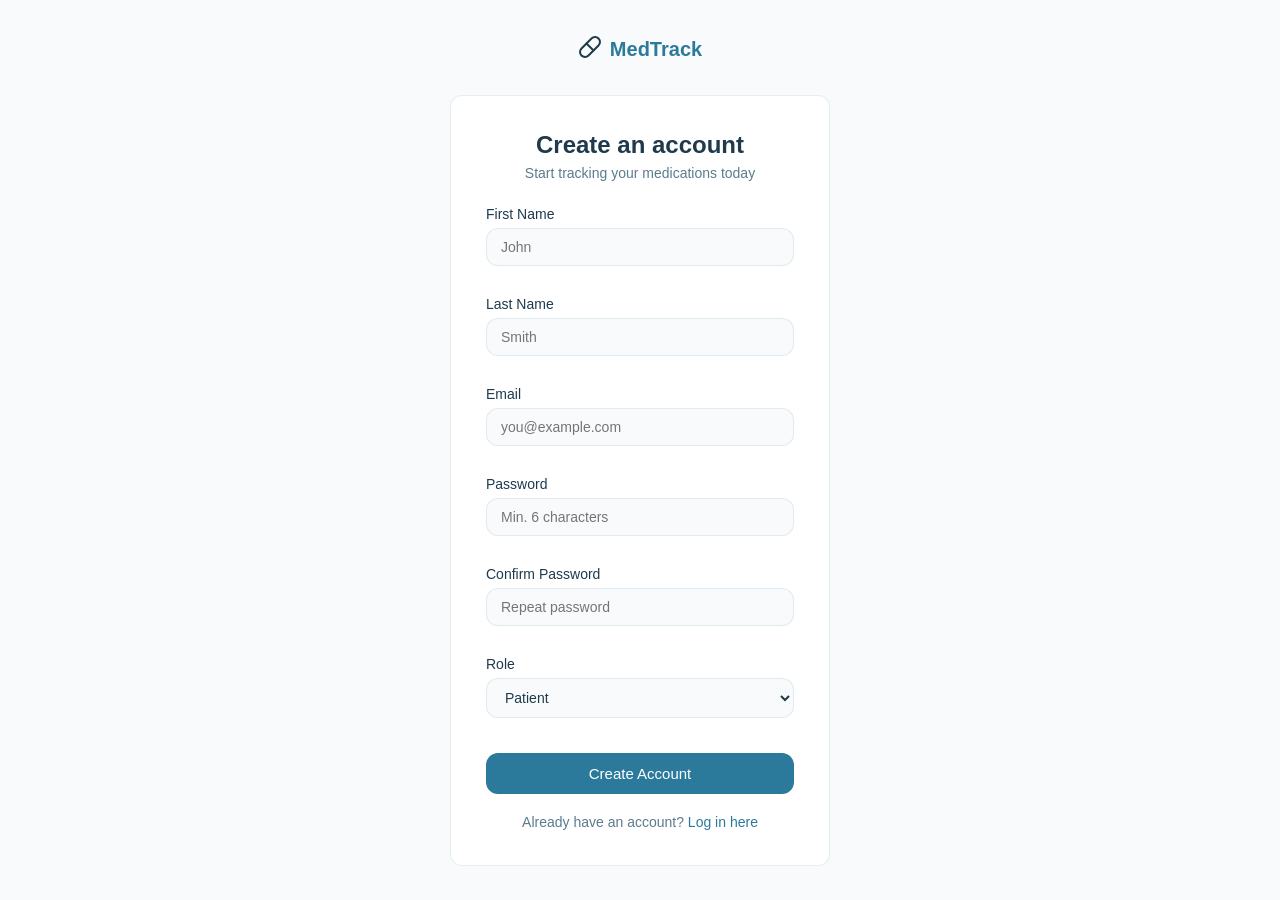
<file: register.html>
<!DOCTYPE html>
  <html lang="en">
  <head>
      <meta charset="UTF-8">
      <meta name="viewport" content="width=device-width, initial-scale=1.0">
      <title>MedTrack - Register</title>
      <link rel="stylesheet" href="css/styles.css">
  </head>
  <body class="auth-body">

      <div class="auth-container">

          <!-- Logo -->
          <div class="auth-logo">
              <span class="logo-icon"><svg xmlns="http://www.w3.org/2000/svg" width="24" height="24" viewBox="0 0 24   24" fill="none" stroke="currentColor" stroke-width="2" stroke-linecap="round"                         stroke-linejoin="round"><path d="m10.5 20.5 10-10a4.95 4.95 0 1 0-7-7l-10 10a4.95 4.95 0 1 0 7         7Z"/><path d="m8.5 8.5 7 7"/></svg></span>
              <span class="logo-text">MedTrack</span>
          </div>

          <!-- Card -->
          <div class="auth-card">
              <h1 class="auth-title">Create an account</h1>
              <p class="auth-subtitle">Start tracking your medications today</p>

              <form id="register-form" class="auth-form">
                  <div class="form-group">
                      <label class="form-label">First Name</label>
                      <input type="text" id="reg-name" class="form-input" placeholder="John" required>
                  </div>
                  <div class="form-group">
                      <label class="form-label">Last Name</label>
                      <input type="text" id="reg-surname" class="form-input" placeholder="Smith" required>
                  </div>
                  <div class="form-group">
                      <label class="form-label">Email</label>
                      <input type="email" id="reg-email" class="form-input" placeholder="you@example.com" required>
                  </div>
                  <div class="form-group">
                      <label class="form-label">Password</label>
                      <input type="password" id="reg-password" class="form-input" placeholder="Min. 6 characters" required>
                  </div>
                  <div class="form-group">
                      <label class="form-label">Confirm Password</label>
                      <input type="password" id="reg-confirm" class="form-input" placeholder="Repeat password" required>
                  </div>
                  <div class="form-group">
                      <label class="form-label">Role</label>
                      <select id="reg-role" class="form-input">
                          <option value="patient">Patient</option>
                          <option value="doctor">Doctor</option>
                      </select>
                  </div>
                  <p id="reg-error" class="auth-error hidden"></p>
                  <button type="submit" class="btn-auth">Create Account</button>
              </form>

              <p class="auth-switch">Already have an account? <a href="login.html" class="auth-link">Log in here</a></p>
          </div>

      </div>

      <script src="js/auth.js"></script>
  </body>
  </html>
</file>
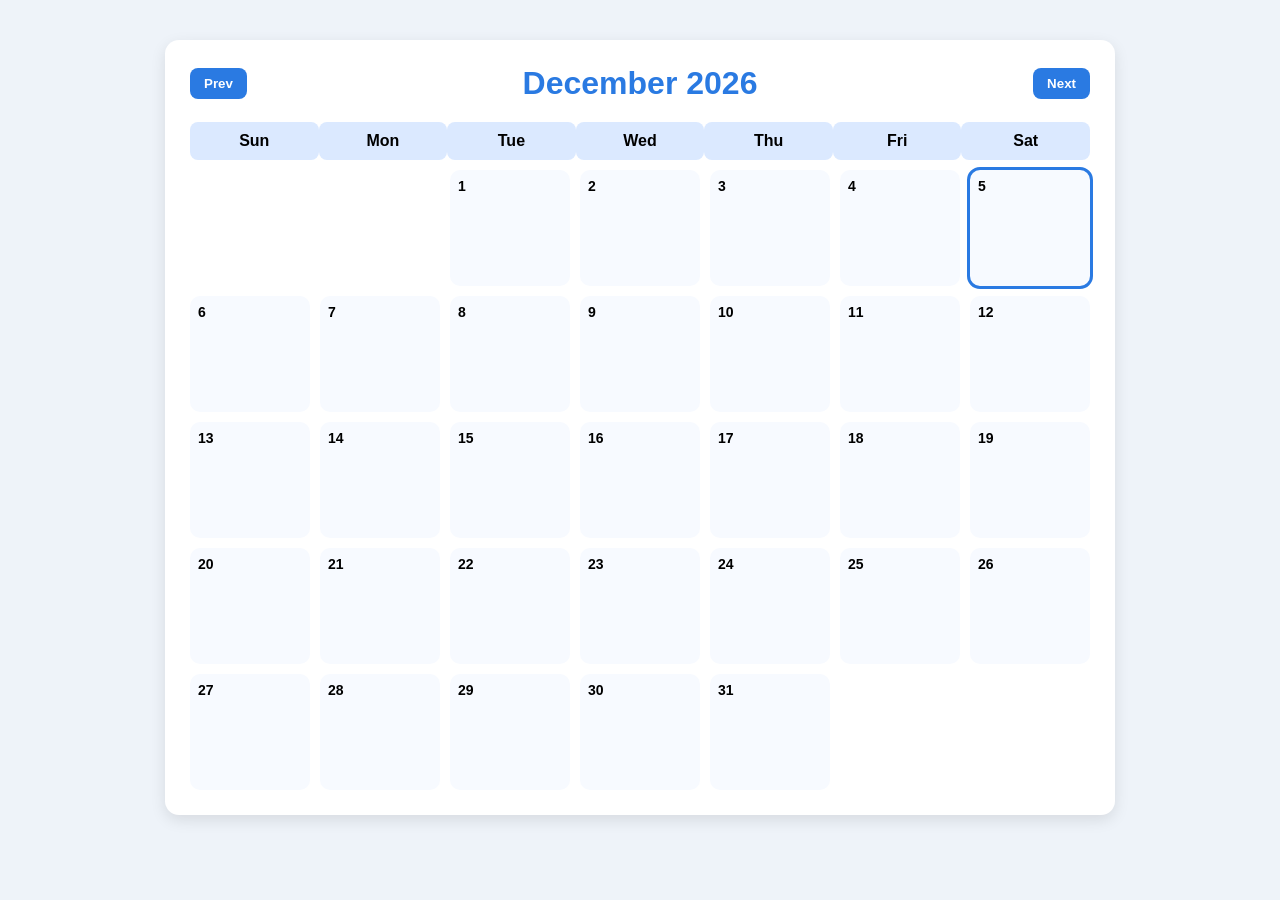
<file: medicalTrackerWebsite/testFiles/calendar.html>
<!DOCTYPE html>
<html lang="en">
<head>
<meta charset="UTF-8">
<meta name="viewport" content="width=device-width, initial-scale=1.0">
<title>Appointments Calendar</title>
<link rel="stylesheet" href="styles.css">
</head>
<body>

<div class="calendar-wrapper">

    <div class="calendar-header">
        <button id="prevBtn">Prev</button>
        <h1 id="monthLabel"></h1>
        <button id="nextBtn">Next</button>
    </div>

    <div class="day-names">
        <div>Sun</div>
        <div>Mon</div>
        <div>Tue</div>
        <div>Wed</div>
        <div>Thu</div>
        <div>Fri</div>
        <div>Sat</div>
    </div>

    <div class="calendar-grid" id="calendarDays"></div>

</div>

<script src="script.js"></script>
</body>
</html>
</file>
<file: css/styles.css>
/* MedTrack Styles */

/* Color Variables */
:root {
    --primary: #2c7a9b;
    --primary-foreground: #ffffff;
    --secondary: #e0f2f7;
    --secondary-foreground: #1e3a4c;
    --accent: #4db6ac;
    --accent-foreground: #ffffff;
    --background: #f8fafb;
    --foreground: #1e3a4c;
    --card: #ffffff;
    --muted: #e8f4f8;
    --muted-foreground: #5a7c8d;
    --border: rgba(44, 122, 155, 0.12);
    --destructive: #d4183d;
    --radius: 0.75rem;
    --sidebar: #ffffff;
    --sidebar-accent: #e0f2f7;
}

/* Base Styles */
* {
    margin: 0;
    padding: 0;
    box-sizing: border-box;
}

body {
    font-family: Arial, sans-serif;
    background-color: var(--background);
    color: var(--foreground);
}

/* Mobile Header */
.mobile-header {
    display: flex;
    justify-content: space-between;
    align-items: center;
    padding: 15px 20px;
    background-color: var(--card);
    position: fixed;
    top: 0;
    left: 0;
    right: 0;
    z-index: 100;
    border-bottom: 1px solid var(--border);
}

.logo {
    display: flex;
    align-items: center;
    gap: 8px;
}

.logo-icon {
    font-size: 24px;
}

.logo-text {
    font-size: 20px;
    font-weight: bold;
    color: var(--primary);
}

.header-right {
    display: flex;
    align-items: center;
    gap: 10px;
}

.role-dropdown {
    padding: 8px 12px;
    border: 1px solid var(--border);
    border-radius: var(--radius);
    font-size: 14px;
    background-color: var(--card);
    color: var(--foreground);
}

.profile-btn {
    width: 40px;
    height: 40px;
    border: none;
    border-radius: 50%;
    background-color: var(--secondary);
    font-size: 18px;
    cursor: pointer;
}

.profile-btn:hover {
    background-color: var(--muted);
}

/* Bottom Navigation */
.bottom-nav {
    display: flex;
    justify-content: space-around;
    align-items: center;
    padding: 10px 0;
    background-color: var(--card);
    border-top: 1px solid var(--border);
    position: fixed;
    bottom: 0;
    left: 0;
    right: 0;
    z-index: 100;
}

.nav-icon {
    font-size: 20px;
}

.nav-item {
    display: flex;
    flex-direction: column;
    align-items: center;
    gap: 4px;
    padding: 8px 10px;
    border: none;
    background: none;
    cursor: pointer;
    color: var(--muted-foreground);
}

.nav-item:hover {
    color: var(--primary);
}

.nav-item.active {
    color: var(--primary);
}

.nav-label {
    font-size: 11px;
}

/* Mobile Content */
.mobile-main {
    padding: 80px 20px 100px 20px;
    min-height: 100vh;
    background-color: var(--background);
}

/* Desktop Layout */
.desktop-layout{
    
    /* Visibility controlled by .hidden class */
}

.desktop-header {
    display: flex;
    justify-content: space-between;
    align-items: center;
    padding: 15px 30px;
    background-color: var(--card);
    border-bottom: 1px solid var(--border);
    position: fixed;
    top: 0;
    left: 0;
    right: 0;
    z-index: 100;
}

/* Sidebar */
.sidebar {
    position: fixed;
    top: 60px;
    left: 0;
    width: 250px;
    height: calc(100vh - 60px);
    background-color: var(--sidebar);
    border-right: 1px solid var(--border);
    padding: 20px 0;
}

/* Desktop Main Content */
.desktop-main {
    margin-top: 60px;
    margin-left: 250px;
    padding: 30px;
    min-height: calc(100vh - 60px);
    background-color: var(--background);
}

/* Sidebar Navigation Items */
.sidebar-item {
    display: flex;
    align-items: center;
    gap: 12px;
    width: 100%;
    padding: 15px 20px;
    border: none;
    background: none;
    cursor: pointer;
    color: var(--muted-foreground);
    font-size: 16px;
    text-align: left;
}

.sidebar-item:hover {
    background-color: var(--muted);
}

.sidebar-item.active {
    color: var(--primary);
    background-color: var(--sidebar-accent);
}

.sidebar-icon {
    font-size: 20px;
}

.sidebar-label {
    font-weight: 500;
}

/* Patient Dashboard */
.greeting {
    margin-bottom: 20px;
}

.greeting-title {
    font-size: 28px;
    font-weight: 600;
    color: var(--foreground);
    margin-bottom: 4px;
}

.date-text {
    font-size: 14px;
    color: var(--muted-foreground);
}

/* Cards */
.card {
    background-color: var(--card);
    border-radius: var(--radius);
    padding: 20px;
    margin-bottom: 20px;
    border: 1px solid var(--border);
}

.card-label {
    font-size: 14px;
    color: var(--muted-foreground);
    margin-bottom: 10px;
}

/* Adherence Card */
.adherence-card {
    position: relative;
}

.adherence-stats {
    display: flex;
    justify-content: space-between;
    align-items: center;
    margin-bottom: 15px;
}

.adherence-percent {
    font-size: 36px;
    font-weight: 700;
    color: var(--foreground);
}

.adherence-circle {
    width: 60px;
    height: 60px;
    border-radius: 50%;
    background-color: var(--secondary);
    display: flex;
    align-items: center;
    justify-content: center;
    font-size: 14px;
    font-weight: 600;
    color: var(--primary);
}

.progress-bar {
    height: 8px;
    background-color: var(--muted);
    border-radius: 4px;
    overflow: hidden;
}

.progress-fill {
    height: 100%;
    background-color: var(--accent);
    border-radius: 4px;
    width: 0%;
    transition: width 0.3s ease;
}

/* Sections */
.section {
    margin-bottom: 20px;
}

.section-title {
    font-size: 18px;
    font-weight: 600;
    color: var(--foreground);
    margin-bottom: 15px;
    display: flex;
    align-items: center;
    gap: 8px;
}

/* Medication Cards */
.medication-card {
    background-color: var(--card);
    border-radius: var(--radius);
    padding: 15px;
    margin-bottom: 12px;
    border: 1px solid var(--border);
    display: flex;
    justify-content: space-between;
    align-items: center;
}

.medication-info {
    display: flex;
    align-items: center;
    gap: 12px;
}

.medication-icon {
    width: 45px;
    height: 45px;
    border-radius: 50%;
    background-color: var(--secondary);
    display: flex;
    align-items: center;
    justify-content: center;
    font-size: 18px;
    font-weight: 600;
    color: var(--primary);
}

.medication-details {
    display: flex;
    flex-direction: column;
}

.medication-name {
    font-size: 16px;
    font-weight: 600;
    color: var(--foreground);
}

.medication-dosage {
    font-size: 14px;
    color: var(--muted-foreground);
}

.medication-time {
    text-align: right;
}

.medication-time-text {
    font-size: 14px;
    font-weight: 600;
    color: var(--foreground);
}

.medication-frequency {
    font-size: 12px;
    color: var(--muted-foreground);
}

.btn-taken {
    background-color: var(--primary);
    color: var(--primary-foreground);
    border: none;
    border-radius: var(--radius);
    padding: 10px 16px;
    font-size: 14px;
    font-weight: 500;
    cursor: pointer;
    margin-top: 8px;
}

.btn-taken:hover {
    background-color: var(--accent);
}

.btn-taken.taken {
    background-color: var(--muted);
    color: var(--muted-foreground);
    cursor: default;
}

/* Page Visibility */
.hidden {
    display: none !important;
}

/* Page Header */
.page-header {
    display: flex;
    justify-content: space-between;
    align-items: center;
    margin-bottom: 20px;
}

.page-title {
    font-size: 24px;
    font-weight: 600;
    color: var(--foreground);
}

/* Add Button */
.btn-add {
    background-color: var(--primary);
    color: var(--primary-foreground);
    border: none;
    border-radius: var(--radius);
    padding: 10px 20px;
    font-size: 14px;
    font-weight: 500;
    cursor: pointer;
}

.btn-add:hover {
    background-color: var(--accent);
}

/* Full Medication Card (for medications page) */
.medication-card-full {
    background-color: var(--card);
    border-radius: var(--radius);
    padding: 20px;
    margin-bottom: 15px;
    border: 1px solid var(--border);
}

.medication-card-header {
    display: flex;
    justify-content: space-between;
    align-items: flex-start;
    margin-bottom: 15px;
}

.medication-card-actions {
    display: flex;
    gap: 10px;
}


.medication-card-details {
    display: grid;
    grid-template-columns: 1fr 1fr;
    gap: 10px;
}

.detail-item {
    display: flex;
    flex-direction: column;
}

.detail-label {
    font-size: 12px;
    color: var(--muted-foreground);
}

.detail-value {
    font-size: 14px;
    font-weight: 500;
    color: var(--foreground);
}


/* History Page */
  .page-subtitle {
      font-size: 14px;
      color: var(--muted-foreground);
      margin-bottom: 20px;
  }

  .summary-header {
      display: flex;
      justify-content: space-between;
      align-items: center;
      margin-bottom: 15px;
      flex-wrap: wrap;
      gap: 10px;
  }

  .week-nav {
      display: flex;
      align-items: center;
      gap: 8px;
  }

  .week-nav-btn {
      padding: 8px 12px;
      border: none;
      background-color: var(--secondary);
      color: var(--foreground);
      border-radius: var(--radius);
      cursor: pointer;
      font-size: 14px;
  }

  .week-nav-btn:hover {
      background-color: var(--accent);
      color: var(--accent-foreground);
  }

  .week-summary {
      display: flex;
      justify-content: space-between;
      align-items: center;
      padding: 15px;
      background-color: var(--secondary);
      border-radius: var(--radius);
  }

  .week-dates {
      font-size: 14px;
      color: var(--muted-foreground);
      margin-bottom: 5px;
  }

  .week-adherence {
      font-size: 24px;
      font-weight: 600;
      color: var(--foreground);
  }

  /* Calendar Table */
  .history-calendar {
      overflow: hidden;
  }

  .calendar-scroll {
      overflow-x: auto;
  }

  .calendar-table {
      width: 100%;
      border-collapse: collapse;
      min-width: 500px;
  }

  .calendar-table th,
  .calendar-table td {
      padding: 12px 8px;
      text-align: center;
  }

  .calendar-table th {
      font-size: 12px;
      color: var(--muted-foreground);
      font-weight: 500;
  }

  .calendar-table th .day-date {
      font-size: 14px;
      color: var(--foreground);
      font-weight: 500;
  }

  .calendar-table th.today .day-date {
      color: var(--primary);
  }

  .calendar-table td:first-child {
      text-align: left;
  }

  .calendar-table tbody tr {
      border-top: 1px solid var(--border);
  }

  .med-cell-name {
      font-weight: 500;
      color: var(--foreground);
  }

  .med-cell-dosage {
      font-size: 12px;
      color: var(--muted-foreground);
  }

  /* Status Icons */
  .status-icon {
      width: 36px;
      height: 36px;
      border-radius: 8px;
      display: inline-flex;
      align-items: center;
      justify-content: center;
      font-size: 16px;
  }

  .status-icon.taken {
      background-color: var(--accent);
      color: white;
  }

  .status-icon.missed {
      background-color: rgba(212, 24, 61, 0.2);
      color: var(--destructive);
  }

  .status-icon.partial {
      background-color: rgba(77, 182, 172, 0.4);
      color: var(--accent);
  }

  .status-icon.scheduled {
      background-color: var(--secondary);
  }

  /* Legend */
  .calendar-legend {
      display: flex;
      justify-content: center;
      gap: 20px;
      padding-top: 15px;
      margin-top: 15px;
      border-top: 1px solid var(--border);
      flex-wrap: wrap;
  }

  .legend-item {
      display: flex;
      align-items: center;
      gap: 8px;
      font-size: 14px;
      color: var(--muted-foreground);
  }

  .legend-icon {
      width: 28px;
      height: 28px;
      border-radius: 6px;
      display: inline-flex;
      align-items: center;
      justify-content: center;
      font-size: 14px;
  }

  .legend-icon.taken {
      background-color: var(--accent);
      color: white;
  }

  .legend-icon.missed {
      background-color: rgba(212, 24, 61, 0.2);
      color: var(--destructive);
  }

  .legend-icon.partial {
      background-color: rgba(77, 182, 172, 0.4);
      color: var(--accent);
  }

  .legend-icon.scheduled {
      background-color: var(--secondary);
  }

/* Empty message */
.empty-message {
    text-align: center;
    padding: 20px;
    color: var(--muted-foreground);
}

/* Reminders Page */
  .reminder-stats {
      display: grid;
      grid-template-columns: 1fr 1fr;
      gap: 15px;
      margin-bottom: 20px;
  }

  .stat-card {
      background-color: var(--card);
      border-radius: var(--radius);
      padding: 15px;
      border: 1px solid var(--border);
      display: flex;
      align-items: center;
      gap: 12px;
  }

  .stat-icon {
      font-size: 24px;
  }

  .stat-info {
      display: flex;
      flex-direction: column;
  }

  .stat-label {
      font-size: 12px;
      color: var(--muted-foreground);
  }

  .stat-value {
      font-size: 24px;
      font-weight: 600;
      color: var(--foreground);
  }

  /* Settings List */
  .settings-list {
      display: flex;
      flex-direction: column;
      gap: 12px;
  }

  .setting-item {
      display: flex;
      justify-content: space-between;
      align-items: center;
      padding: 15px;
      background-color: var(--muted);
      border-radius: var(--radius);
  }

  .setting-info {
      display: flex;
      flex-direction: column;
  }

  .setting-label {
      font-weight: 500;
      color: var(--foreground);
  }

  .setting-desc {
      font-size: 12px;
      color: var(--muted-foreground);
  }

  /* Toggle Switch */
  .toggle {
      position: relative;
      display: inline-block;
      width: 44px;
      height: 24px;
  }

  .toggle input {
      opacity: 0;
      width: 0;
      height: 0;
  }

  .toggle-slider {
      position: absolute;
      cursor: pointer;
      top: 0;
      left: 0;
      right: 0;
      bottom: 0;
      background-color: var(--secondary);
      border-radius: 24px;
      transition: 0.3s;
  }

  .toggle-slider:before {
      position: absolute;
      content: "";
      height: 18px;
      width: 18px;
      left: 3px;
      bottom: 3px;
      background-color: white;
      border-radius: 50%;
      transition: 0.3s;
  }

  .toggle input:checked + .toggle-slider {
      background-color: var(--primary);
  }

  .toggle input:checked + .toggle-slider:before {
      transform: translateX(20px);
  }

  /* Reminder Card */
  .reminder-card {
      display: flex;
      justify-content: space-between;
      align-items: center;
      padding: 15px;
      background-color: var(--muted);
      border-radius: var(--radius);
      margin-bottom: 10px;
  }

  .reminder-info {
      display: flex;
      align-items: center;
      gap: 12px;
  }

  .reminder-icon {
      width: 40px;
      height: 40px;
      border-radius: 50%;
      background-color: var(--secondary);
      display: flex;
      align-items: center;
      justify-content: center;
      font-size: 16px;
      font-weight: 600;
      color: var(--primary);
  }

  .reminder-details {
      display: flex;
      flex-direction: column;
  }

  .reminder-name {
      font-weight: 500;
      color: var(--foreground);
  }

  .reminder-dose {
      font-size: 12px;
      color: var(--muted-foreground);
  }

  .reminder-time {
      font-weight: 600;
      color: var(--foreground);
  }


  /* Modal */                                                                                            .modal-overlay {
      position: fixed;
      top: 0;
      left: 0;
      right: 0;
      bottom: 0;
      background-color: rgba(0, 0, 0, 0.5);
      z-index: 200;
      display: flex;
      align-items: center;
      justify-content: center;
  }

  .modal {
      background-color: var(--card);
      border-radius: var(--radius);
      padding: 25px;
      width: 90%;
      max-width: 400px;
  }

  .modal-title {
      font-size: 20px;
      font-weight: 600;
      color: var(--foreground);
      margin-bottom: 20px;
  }

  .form-group {
      margin-bottom: 15px;
  }

  .form-label {
      display: block;
      font-size: 14px;
      font-weight: 500;
      color: var(--foreground);
      margin-bottom: 6px;
  }

  .form-input {
      width: 100%;
      padding: 10px 14px;
      border: 1px solid var(--border);
      border-radius: var(--radius);
      font-size: 14px;
      background-color: var(--background);
      color: var(--foreground);
  }

  .modal-buttons {
      display: flex;
      gap: 10px;
      margin-top: 20px;
  }

  .btn-cancel {
      flex: 1;
      padding: 10px;
      border: 1px solid var(--border);
      border-radius: var(--radius);
      background: none;
      color: var(--foreground);
      font-size: 14px;
      cursor: pointer;
  }

  .btn-cancel:hover {
      background-color: var(--muted);
  }


  .nav-icon svg {
      display: block;
  }

  .btn-edit {
      padding: 6px 12px;
      border: 1px solid var(--primary);
      border-radius: var(--radius);
      background: none;
      color: var(--primary);
      font-size: 13px;
      font-weight: 500;
      cursor: pointer;
      transition: background-color 0.2s;
  }

  .btn-edit:hover {
      background-color: var(--secondary);
  }

 .btn-delete {
      padding: 6px 12px;
      border: 1px solid var(--primary);
      border-radius: var(--radius);
      background: none;
      color: var(--primary);
      font-size: 13px;
      font-weight: 500;
      cursor: pointer;
      transition: background-color 0.2s;
  }

  .btn-delete:hover {
      background-color: var(--secondary);
  }



/* ══════════════════════════════════════════════════
   DOCTOR VIEW STYLES
══════════════════════════════════════════════════ */

/* Page shell */
.doc-page { max-width: 1200px; }
.doc-page-header {
    display: flex;
    justify-content: space-between;
    align-items: center;
    margin-bottom: 24px;
    flex-wrap: wrap;
    gap: 12px;
}
.doc-title    { font-size: 26px; font-weight: 700; color: var(--foreground); }
.doc-subtitle { font-size: 14px; color: var(--muted-foreground); margin-top: 2px; }

/* Card */
.doc-card {
    background: var(--card);
    border: 1px solid var(--border);
    border-radius: var(--radius);
    padding: 20px;
    margin-bottom: 20px;
}
.doc-card-title {
    font-size: 16px;
    font-weight: 600;
    color: var(--foreground);
    margin-bottom: 16px;
}
.doc-card-title-row {
    display: flex;
    justify-content: space-between;
    align-items: center;
    margin-bottom: 16px;
}
.flex-1 { flex: 1; }

/* Layout helpers */
.dash-row {
    display: flex;
    gap: 20px;
    margin-bottom: 20px;
    flex-wrap: wrap;
}
.dash-row > .doc-card { margin-bottom: 0; }

/* KPI grid */
.kpi-grid {
    display: grid;
    grid-template-columns: repeat(4, 1fr);
    gap: 16px;
    margin-bottom: 20px;
}
@media (max-width: 900px) { .kpi-grid { grid-template-columns: repeat(2, 1fr); } }
.kpi-card {
    background: var(--card);
    border: 1px solid var(--border);
    border-radius: var(--radius);
    padding: 18px 20px;
    display: flex;
    align-items: center;
    gap: 14px;
}
.kpi-icon {
    width: 48px;
    height: 48px;
    border-radius: 12px;
    display: flex;
    align-items: center;
    justify-content: center;
    font-size: 22px;
    flex-shrink: 0;
}
.kpi-label { font-size: 12px; color: var(--muted-foreground); margin-bottom: 2px; }
.kpi-value { font-size: 28px; font-weight: 700; color: var(--foreground); line-height: 1; }

/* Avatar */
.doc-avatar {
    border-radius: 50%;
    background: var(--secondary);
    color: var(--primary);
    font-weight: 700;
    display: inline-flex;
    align-items: center;
    justify-content: center;
    flex-shrink: 0;
}

/* Badges */
.badge {
    display: inline-block;
    padding: 3px 10px;
    border-radius: 999px;
    font-size: 12px;
    font-weight: 600;
}
.badge-stable   { background: #d1fae5; color: #065f46; }
.badge-warning  { background: #fef3c7; color: #92400e; }
.badge-critical { background: #fee2e2; color: #991b1b; }
.badge-muted    { background: var(--muted); color: var(--muted-foreground); }

/* Alerts */
.alerts-list { display: flex; flex-direction: column; gap: 10px; }
.doc-alert {
    display: flex;
    align-items: center;
    gap: 10px;
    padding: 12px 14px;
    border-radius: var(--radius);
    font-size: 14px;
}
.alert-critical { background: #fee2e2; color: #991b1b; }
.alert-warning  { background: #fef3c7; color: #92400e; }
.alert-info     { background: #e0f2f7; color: var(--primary); }
.alert-icon  { font-size: 18px; flex-shrink: 0; }
.alert-msg   { flex: 1; }
.alert-link  {
    background: none;
    border: none;
    font-size: 13px;
    font-weight: 600;
    cursor: pointer;
    color: inherit;
    text-decoration: underline;
    white-space: nowrap;
}

/* Today's appointments */
.apts-list { display: flex; flex-direction: column; gap: 10px; }
.apt-row {
    display: flex;
    align-items: center;
    gap: 12px;
    padding: 10px;
    background: var(--muted);
    border-radius: var(--radius);
}
.apt-info { flex: 1; display: flex; flex-direction: column; }
.apt-name { font-weight: 600; font-size: 14px; }
.apt-type { font-size: 12px; color: var(--muted-foreground); }
.apt-time { font-size: 13px; font-weight: 600; color: var(--primary); }

/* Low adherence list */
.low-list { display: flex; flex-direction: column; gap: 12px; }
.low-patient-row {
    display: flex;
    align-items: center;
    gap: 12px;
    cursor: pointer;
    padding: 8px;
    border-radius: var(--radius);
    transition: background 0.15s;
}
.low-patient-row:hover { background: var(--muted); }
.low-info  { flex: 1; }
.low-name  { font-size: 14px; font-weight: 600; display: block; margin-bottom: 4px; }
.low-bar-wrap { height: 8px; background: var(--muted); border-radius: 4px; overflow: hidden; }
.low-bar      { height: 100%; border-radius: 4px; transition: width 0.4s; }
.low-pct   { font-size: 14px; font-weight: 700; min-width: 40px; text-align: right; }

/* Doctor Table */
.doc-table { width: 100%; border-collapse: collapse; }
.doc-table thead th {
    padding: 12px 16px;
    text-align: left;
    font-size: 12px;
    color: var(--muted-foreground);
    font-weight: 600;
    background: var(--muted);
    border-bottom: 1px solid var(--border);
    text-transform: uppercase;
    letter-spacing: 0.04em;
}
.doc-table tbody td {
    padding: 14px 16px;
    font-size: 14px;
    border-bottom: 1px solid var(--border);
    vertical-align: middle;
}
.doc-table tbody tr:last-child td { border-bottom: none; }
.doc-table tbody tr:hover { background: var(--muted); }
.patient-row { cursor: pointer; }

/* Patient name cell */
.patient-name-cell { display: flex; align-items: center; gap: 10px; }
.pname { font-weight: 600; display: block; }
.doc-table .page  { font-size: 12px; color: var(--muted-foreground); display: block; }
.condition-text { font-size: 13px; color: var(--muted-foreground); }

/* Adherence bar cell */
.adh-cell { display: flex; align-items: center; gap: 10px; }
.adh-bar-wrap { width: 80px; height: 8px; background: var(--muted); border-radius: 4px; overflow: hidden; }
.adh-bar { height: 100%; border-radius: 4px; }

/* Buttons */
.btn-primary {
    background: var(--primary);
    color: #fff;
    border: none;
    border-radius: var(--radius);
    padding: 10px 18px;
    font-size: 14px;
    font-weight: 500;
    cursor: pointer;
}
.btn-primary:hover { background: var(--accent); }
.btn-secondary {
    background: var(--secondary);
    color: var(--primary);
    border: none;
    border-radius: var(--radius);
    padding: 8px 16px;
    font-size: 13px;
    font-weight: 500;
    cursor: pointer;
}
.btn-secondary:hover { background: var(--muted); }
.btn-sm {
    background: var(--secondary);
    color: var(--primary);
    border: none;
    border-radius: var(--radius);
    padding: 5px 12px;
    font-size: 13px;
    font-weight: 500;
    cursor: pointer;
}
.btn-sm:hover { background: var(--muted); }
.btn-sm-danger { background: #fee2e2; color: #991b1b; }
.btn-sm-danger:hover { background: #fca5a5; }
.btn-back {
    background: none;
    border: 1px solid var(--border);
    border-radius: var(--radius);
    padding: 8px 14px;
    font-size: 14px;
    cursor: pointer;
    color: var(--foreground);
}
.btn-back:hover { background: var(--muted); }

/* Filter row */
.filter-row { display: flex; gap: 8px; }
.filter-btn {
    padding: 7px 14px;
    border: 1px solid var(--border);
    border-radius: var(--radius);
    background: var(--card);
    font-size: 13px;
    cursor: pointer;
    color: var(--muted-foreground);
}
.filter-btn.active, .filter-btn:hover {
    background: var(--primary);
    color: #fff;
    border-color: var(--primary);
}

/* Patient detail */
.patient-detail-header {
    display: flex;
    align-items: center;
    gap: 20px;
    flex-wrap: wrap;
}
.pdh-info { flex: 1; }
.pdh-adherence { text-align: center; min-width: 160px; }

/* Prescription row */
.rx-list { display: flex; flex-direction: column; gap: 12px; }
.rx-row {
    display: flex;
    align-items: center;
    gap: 12px;
    padding: 12px;
    background: var(--muted);
    border-radius: var(--radius);
}
.rx-icon {
    width: 36px; height: 36px;
    border-radius: 50%;
    background: var(--secondary);
    color: var(--primary);
    font-weight: 700;
    display: flex;
    align-items: center;
    justify-content: center;
    flex-shrink: 0;
}
.rx-info { flex: 1; display: flex; flex-direction: column; }
.rx-name { font-size: 14px; font-weight: 500; }
.rx-freq { font-size: 12px; color: var(--muted-foreground); }

/* Quick action list */
.action-list { display: flex; flex-direction: column; gap: 10px; }
.action-btn {
    width: 100%;
    padding: 12px 16px;
    text-align: left;
    background: var(--muted);
    border: none;
    border-radius: var(--radius);
    font-size: 14px;
    cursor: pointer;
    color: var(--foreground);
    font-weight: 500;
}
.action-btn:hover { background: var(--secondary); color: var(--primary); }

/* Reports bars */
.report-bars { display: flex; flex-direction: column; gap: 10px; }
.report-bar-row {
    display: flex;
    align-items: center;
    gap: 10px;
}
.report-bar-label { font-size: 13px; width: 70px; flex-shrink: 0; }
.report-bar-track { flex: 1; height: 10px; background: var(--muted); border-radius: 5px; overflow: hidden; }
.report-bar-fill  { height: 100%; border-radius: 5px; transition: width 0.5s; }
.report-bar-pct   { font-size: 13px; font-weight: 600; width: 40px; text-align: right; }

/* Donut chart */
.donut-wrap { width: 160px; height: 160px; margin: 0 auto 12px; }
.donut-svg  { width: 100%; height: 100%; }
.donut-center-num { font-size: 22px; font-weight: 700; fill: var(--foreground); }
.donut-center-lbl { font-size: 10px; fill: var(--muted-foreground); }
.donut-legend { display: flex; flex-direction: column; gap: 6px; align-items: flex-start; padding-left: 20px; }
.dl-item { font-size: 13px; display: flex; align-items: center; gap: 8px; }
.dl-dot  { width: 10px; height: 10px; border-radius: 50%; display: inline-block; }

/* Messages */


.msg-layout {
    display: flex;
    flex: 1;
    border: 1px solid var(--border);
    border-radius: var(--radius);
    background: var(--card);
    overflow: hidden;
    min-height: 500px;
    max-height: calc(100vh - 220px);
}
.msg-sidebar {
    width: 300px;
    border-right: 1px solid var(--border);
    display: flex;
    flex-direction: column;
    flex-shrink: 0;
}

/* Mobile messages — stack vertically, show thread list full width */
@media (max-width: 600px) {
    .msg-layout {
        flex-direction: column;
        max-height: calc(100vh - 160px);
        min-height: 0;
        border-radius: 0;
        border-left: none;
        border-right: none;
    }
    .msg-sidebar {
        width: 100%;
        border-right: none;
        border-bottom: 1px solid var(--border);
        max-height: 220px;
        flex-shrink: 0;
    }
    .msg-thread-list {
        max-height: 220px;
    }
    .msg-thread-preview {
        max-width: 100%;
    }
    .msg-chat {
        flex: 1;
        min-height: 0;
    }
    .msg-chat-body {
        padding: 12px;
    }
    .msg-bubble {
        max-width: 85%;
    }
    .msg-input-row {
        padding: 10px 12px;
    }
}
.msg-search-wrap { padding: 12px; border-bottom: 1px solid var(--border); }
.msg-search {
    width: 100%;
    padding: 8px 12px;
    border: 1px solid var(--border);
    border-radius: var(--radius);
    font-size: 13px;
    background: var(--muted);
    color: var(--foreground);
}
.msg-thread-list { overflow-y: auto; flex: 1; }
.msg-thread-item {
    display: flex;
    align-items: center;
    gap: 10px;
    padding: 14px 16px;
    border-bottom: 1px solid var(--border);
    cursor: pointer;
    position: relative;
    transition: background 0.15s;
}
.msg-thread-item:hover  { background: var(--muted); }
.msg-thread-item.active { background: var(--secondary); }
.msg-thread-info { flex: 1; min-width: 0; }
.msg-thread-top  { display: flex; justify-content: space-between; align-items: baseline; margin-bottom: 3px; }
.msg-thread-name { font-weight: 600; font-size: 14px; }
.msg-thread-time { font-size: 11px; color: var(--muted-foreground); }
.msg-thread-preview { font-size: 12px; color: var(--muted-foreground); display: block; white-space: nowrap; overflow: hidden; text-overflow: ellipsis; max-width: 160px; }
.msg-thread-item.unread .msg-thread-name { color: var(--primary); }
.unread-dot {
    width: 8px; height: 8px;
    border-radius: 50%;
    background: var(--primary);
    flex-shrink: 0;
}

/* Chat area */
.msg-chat {
    flex: 1;
    display: flex;
    flex-direction: column;
    min-width: 0;
}
.msg-chat-header {
    display: flex;
    align-items: center;
    gap: 12px;
    padding: 14px 20px;
    border-bottom: 1px solid var(--border);
    flex-shrink: 0;
}
.msg-chat-name { font-weight: 700; font-size: 15px; display: block; }
.msg-chat-sub  { font-size: 12px; color: var(--muted-foreground); }
.msg-chat-body { flex: 1; overflow-y: auto; padding: 20px; display: flex; flex-direction: column; gap: 14px; }
.msg-bubble-wrap { display: flex; }
.bubble-right { justify-content: flex-end; }
.bubble-left  { justify-content: flex-start; }
.msg-bubble {
    max-width: 65%;
    padding: 12px 14px;
    border-radius: 14px;
    font-size: 14px;
    line-height: 1.5;
}
.bubble-doc {
    background: var(--primary);
    color: #fff;
    border-bottom-right-radius: 4px;
}
.bubble-patient {
    background: var(--muted);
    color: var(--foreground);
    border-bottom-left-radius: 4px;
}
.bubble-time { font-size: 11px; opacity: 0.7; display: block; margin-top: 4px; }
.msg-input-row {
    display: flex;
    gap: 10px;
    padding: 14px 16px;
    border-top: 1px solid var(--border);
    flex-shrink: 0;
}
.msg-input {
    flex: 1;
    padding: 10px 14px;
    border: 1px solid var(--border);
    border-radius: var(--radius);
    font-size: 14px;
    background: var(--background);
    color: var(--foreground);
}

/* Settings profile */
.settings-profile {
    display: flex;
    align-items: center;
    gap: 16px;
    padding-bottom: 20px;
    border-bottom: 1px solid var(--border);
    margin-bottom: 20px;
}

.empty-msg {
    color: var(--muted-foreground);
    font-size: 14px;
    text-align: center;
    padding: 20px 0;
}
/* Login Screen */
#login-screen, #register-screen {
    position: fixed;
    top: 0; left: 0; right: 0; bottom: 0;
    background: var(--background);
    display: flex;
    align-items: center;
    justify-content: center;
    z-index: 999;
}

.login-card {
    background: var(--card);
    border: 1px solid var(--border);
    border-radius: var(--radius);
    padding: 32px;
    width: 100%;
    max-width: 400px;
}

.login-error {
    background: #fee2e2;
    color: #991b1b;
    padding: 10px 14px;
    border-radius: var(--radius);
    font-size: 13px;
    margin-bottom: 16px;
}





  /* Auth Pages */                                                                                       .auth-body {
      min-height: 100vh;
      display: flex;
      align-items: center;
      justify-content: center;
      background-color: var(--background);
  }

  .auth-container {
      width: 100%;
      max-width: 420px;
      padding: 20px;
  }

  .auth-logo {
      display: flex;
      align-items: center;
      justify-content: center;
      gap: 8px;
      margin-bottom: 30px;
  }

  .auth-card {
      background-color: var(--card);
      border-radius: var(--radius);
      padding: 35px;
      border: 1px solid var(--border);
  }

  .auth-title {
      font-size: 24px;
      font-weight: 600;
      color: var(--foreground);
      margin-bottom: 6px;
      text-align: center;
  }

  .auth-subtitle {
      font-size: 14px;
      color: var(--muted-foreground);
      text-align: center;
      margin-bottom: 25px;
  }

  .auth-form {
      display: flex;
      flex-direction: column;
      gap: 15px;
  }

  .btn-auth {
      width: 100%;
      padding: 12px;
      background-color: var(--primary);
      color: var(--primary-foreground);
      border: none;
      border-radius: var(--radius);
      font-size: 15px;
      font-weight: 500;
      cursor: pointer;
      margin-top: 5px;
      transition: background-color 0.2s;
  }

  .btn-auth:hover {
      background-color: var(--accent);
  }

  .auth-switch {
      text-align: center;
      font-size: 14px;
      color: var(--muted-foreground);
      margin-top: 20px;
  }

  .auth-link {
      color: var(--primary);
      text-decoration: none;
      font-weight: 500;
  }

  .auth-link:hover {
      text-decoration: underline;
  }

  .auth-error {
      font-size: 13px;
      color: var(--destructive);
      text-align: center;
  }
</file>
<file: medicalTrackerWebsite/testFiles/styles.css>
body {
    margin: 0;
    font-family: Arial, sans-serif;
    background: #eef3f9;
}

.calendar-wrapper {
    max-width: 900px;
    margin: 40px auto;
    background: white;
    border-radius: 14px;
    box-shadow: 0 5px 15px rgba(0,0,0,0.1);
    padding: 25px;
}

.calendar-header {
    display: flex;
    justify-content: space-between;
    align-items: center;
    margin-bottom: 20px;
}

.calendar-header h1 {
    margin: 0;
    color: #2a7ae2;
}

.calendar-header button {
    border: none;
    background: #2a7ae2;
    color: white;
    padding: 8px 14px;
    border-radius: 8px;
    cursor: pointer;
    font-weight: bold;
}

.day-names {
    display: grid;
    grid-template-columns: repeat(7, 1fr);
    text-align: center;
    font-weight: bold;
    margin-bottom: 10px;
}

.day-names div {
    padding: 10px 0;
    background: #dbe9ff;
    border-radius: 8px;
}

.calendar-grid {
    display: grid;
    grid-template-columns: repeat(7, 1fr);
    gap: 10px;
}

.day {
    height: 100px;
    background: #f7faff;
    border-radius: 10px;
    padding: 8px;
    position: relative;
}

.day:hover {
    background: #e7f0ff;
}

.date-number {
    font-size: 14px;
    font-weight: bold;
}

.today {
    outline: 3px solid #2a7ae2;
}

.day-names {
    display: grid;
    grid-template-columns: repeat(7, 1fr);
    text-align: center;
    font-weight: bold;
    margin-bottom: 10px;
}

.day-names div {
    padding: 10px 0;
    background: #dbe9ff;
    border-radius: 8px;
}
</file>
